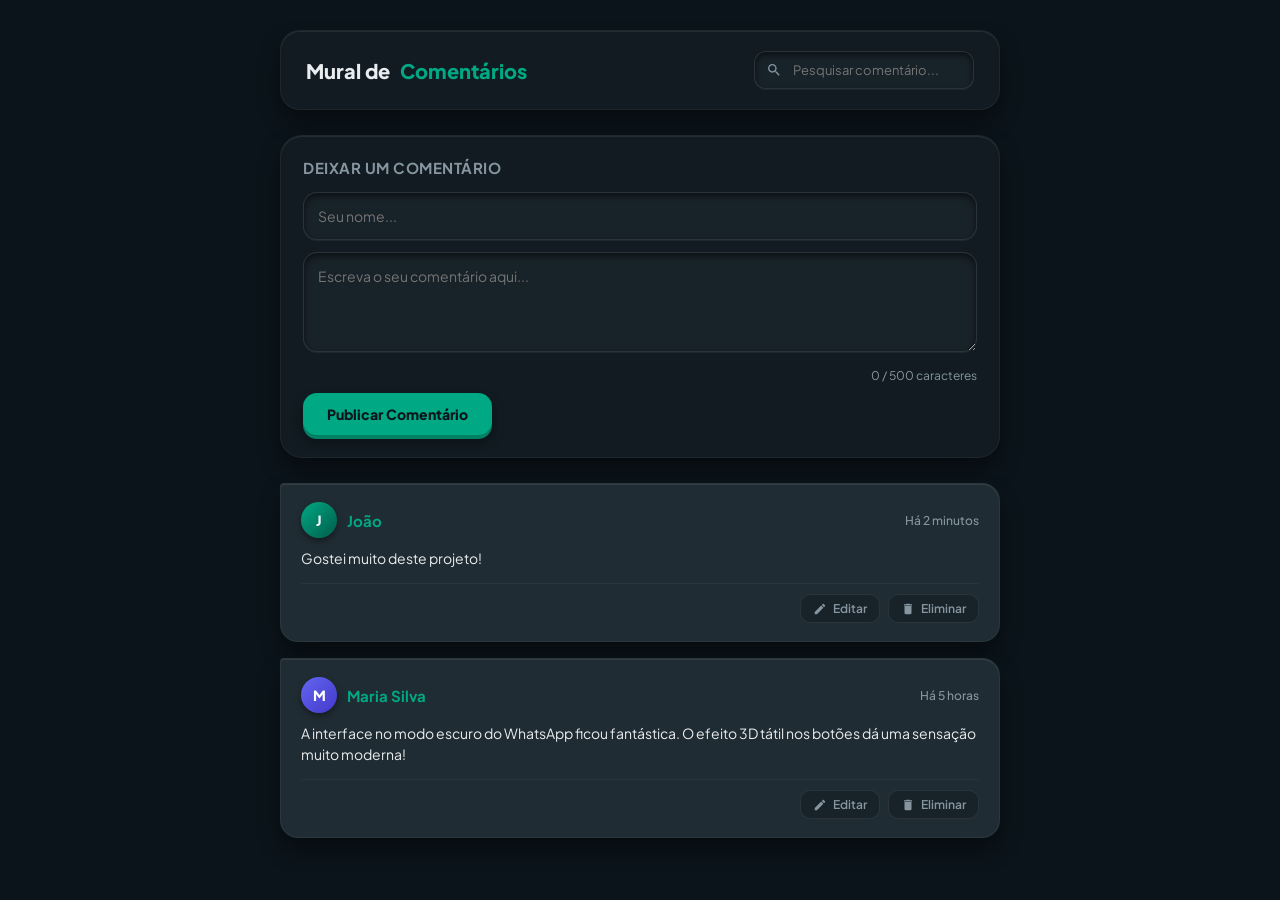
<file: dia-059-sistema-de-comentario/index.html>
<!DOCTYPE html>
<html lang="pt-BR">
<head>
    <meta charset="UTF-8">
    <meta name="viewport" content="width=device-width, initial-scale=1.0">
    <title>Sistema de Comentários | WhatsApp Dark 3D</title>
    <!-- Fonte Geométrica Moderna -->
    <link rel="preconnect" href="https://fonts.googleapis.com">
    <link rel="preconnect" href="https://fonts.gstatic.com" crossorigin>
    <link href="https://fonts.googleapis.com/css2?family=Plus+Jakarta+Sans:wght@400;500;600;700;800&display=swap" rel="stylesheet">
    <link rel="stylesheet" href="assets/style.css">
    
</head>
<body>

    <div class="app-container">

    
        <header class="header">
            <h1>Mural de <span>Comentários</span></h1>
            
           
            <div class="search-box">
                <form action="index.php" method="GET">
                    <svg class="search-icon" viewBox="0 0 24 24"><path d="M15.5 14h-.79l-.28-.27C15.41 12.59 16 11.11 16 9.5 16 5.91 13.09 3 9.5 3S3 5.91 3 9.5 5.91 16 9.5 16c1.61 0 3.09-.59 4.23-1.57l.27.28v.79l5 4.99L20.49 19l-4.99-5zm-6 0C7.01 14 5 11.99 5 9.5S7.01 5 9.5 5 14 7.01 14 9.5 11.99 14 9.5 14z"/></svg>
                    <input type="text" name="pesquisa" placeholder="Pesquisar comentário...">
                </form>
            </div>
        </header>

      
        <section class="add-comment-card">
            <h3>Deixar um comentário</h3>
            
            <form action="comentario_adicionar.php" method="POST">
                
                <div class="form-group" style="margin-bottom: 12px;">
                    <input type="text" name="nome" required placeholder="Seu nome..." maxlength="60">
                </div>
                
              
                <div class="form-group">
                    <div class="textarea-wrapper">
                        <textarea name="comentario" id="novo-comentario" required placeholder="Escreva o seu comentário aqui..." maxlength="500"></textarea>
                    </div>
                    <div class="char-counter"><span id="counter-num">0</span> / 500 caracteres</div>
                </div>

               
                <button type="submit" class="btn-3d" style="margin-top: 10px;">
                    Publicar Comentário
                </button>
            </form>
        </section>

      
        <main class="comments-list">

            <!-- COMENTÁRIO ESTÁTICO 1 -->
            <article class="comment-bubble">
                <div class="comment-header">
                    <div class="user-info">
                        <div class="avatar">J</div>
                        <span class="user-name">João</span>
                    </div>
                   
                    <span class="comment-time">Há 2 minutos</span>
                </div>

                <p class="comment-text">Gostei muito deste projeto!</p>

                <div class="comment-actions">
                  
                    <button class="btn-action edit btn-open-edit" 
                            data-id="1" 
                            data-comentario="Gostei muito deste projeto!">
                        <svg viewBox="0 0 24 24"><path d="M3 17.25V21h3.75L17.81 9.94l-3.75-3.75L3 17.25zM20.71 7.04c.39-.39.39-1.02 0-1.41l-2.34-2.34c-.39-.39-1.02-.39-1.41 0l-1.83 1.83 3.75 3.75 1.83-1.83z"/></svg>
                        Editar
                    </button>

                    
                    <a href="comentario_eliminar.php?id=1" onclick="return confirm('Deseja eliminar este comentário?')" class="btn-action delete">
                        <svg viewBox="0 0 24 24"><path d="M6 19c0 1.1.9 2 2 2h8c1.1 0 2-.9 2-2V7H6v12zM19 4h-3.5l-1-1h-5l-1 1H5v2h14V4z"/></svg>
                        Eliminar
                    </a>
                </div>
            </article>

          
            <article class="comment-bubble">
                <div class="comment-header">
                    <div class="user-info">
                        <div class="avatar" style="background: linear-gradient(135deg, #6366f1, #4338ca);">M</div>
                        <span class="user-name">Maria Silva</span>
                    </div>
                    <span class="comment-time">Há 5 horas</span>
                </div>

                <p class="comment-text">A interface no modo escuro do WhatsApp ficou fantástica. O efeito 3D tátil nos botões dá uma sensação muito moderna!</p>

                <div class="comment-actions">
                    <button class="btn-action edit btn-open-edit" 
                            data-id="2" 
                            data-comentario="A interface no modo escuro do WhatsApp ficou fantástica. O efeito 3D tátil nos botões dá uma sensação muito moderna!">
                        <svg viewBox="0 0 24 24"><path d="M3 17.25V21h3.75L17.81 9.94l-3.75-3.75L3 17.25zM20.71 7.04c.39-.39.39-1.02 0-1.41l-2.34-2.34c-.39-.39-1.02-.39-1.41 0l-1.83 1.83 3.75 3.75 1.83-1.83z"/></svg>
                        Editar
                    </button>

                    <a href="comentario_eliminar.php?id=2" onclick="return confirm('Deseja eliminar este comentário?')" class="btn-action delete">
                        <svg viewBox="0 0 24 24"><path d="M6 19c0 1.1.9 2 2 2h8c1.1 0 2-.9 2-2V7H6v12zM19 4h-3.5l-1-1h-5l-1 1H5v2h14V4z"/></svg>
                        Eliminar
                    </a>
                </div>
            </article>

        </main>

    </div>

   
    <div class="modal-overlay" id="modal-editar">
        <div class="modal-card">
            <div class="modal-header">
                <h3>Editar Comentário</h3>
                <button class="close-btn close-modal">&times;</button>
            </div>
            
            <form action="comentario_editar.php" method="POST">
                
                <input type="hidden" id="edit-id" name="id">

                <div class="form-group">
                    <div class="textarea-wrapper">
                        <textarea id="edit-comentario" name="comentario" required maxlength="500" style="min-height: 120px;"></textarea>
                    </div>
                    <div class="char-counter"><span id="edit-counter-num">0</span> / 500 caracteres</div>
                </div>

                <div style="display: flex; justify-content: flex-end; gap: 10px; margin-top: 10px;">
                    <button type="button" class="btn-action close-modal" style="padding: 10px 18px;">Cancelar</button>
                    <button type="submit" class="btn-3d">Salvar Alterações</button>
                </div>
            </form>
        </div>
    </div>

    <script src="assets/script.js"></script>
</body>
</html>
</file>
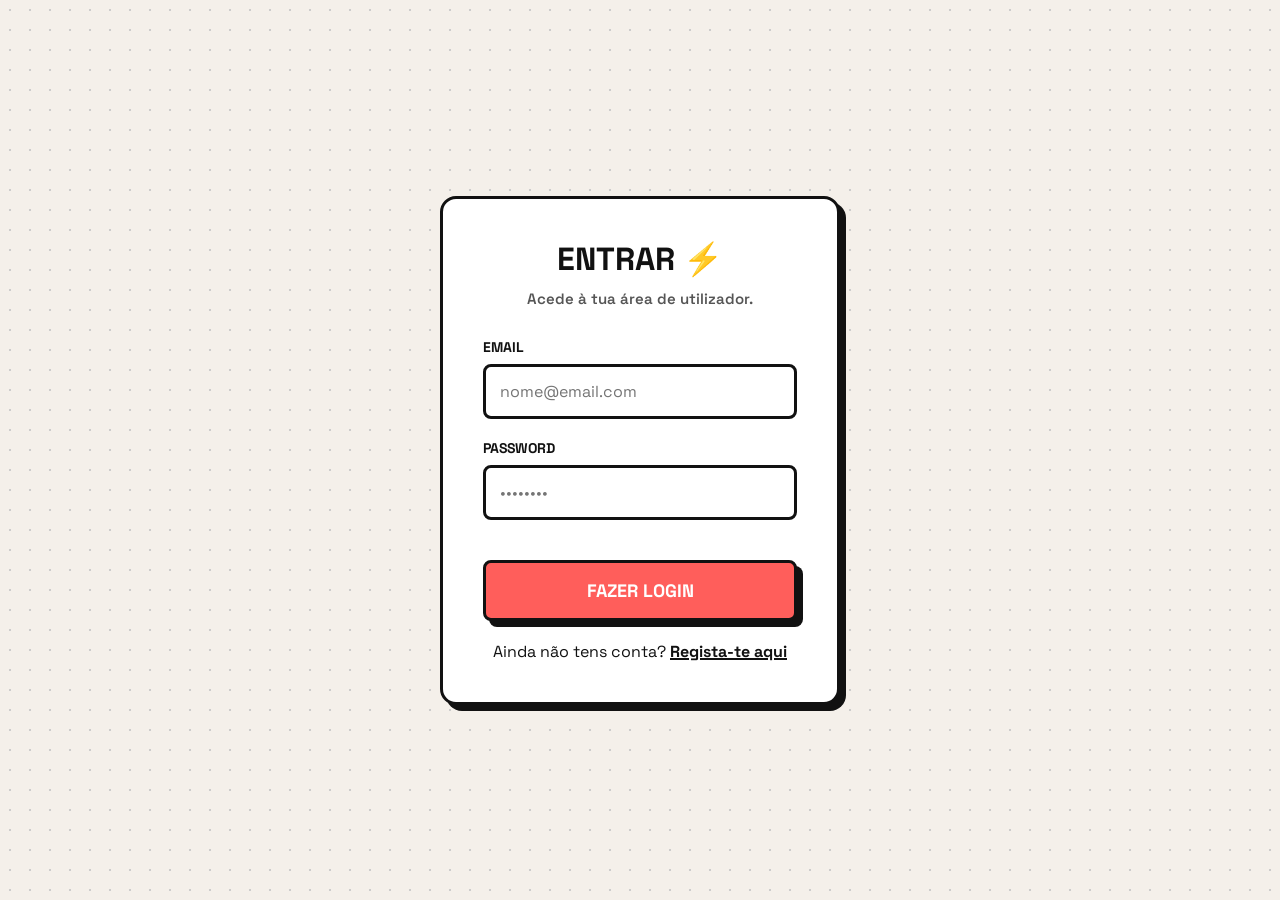
<file: dia-060-sistema-utilizadores-com-login-permissoes/auth/login.html>
<!doctype html>
<html lang="pt-BR">
  <head>
    <meta charset="UTF-8" />
    <meta name="viewport" content="width=device-width, initial-scale=1.0" />
    <title>Login | Sistema Cartoon</title>
    <!-- Importa o CSS Global da pasta assets -->
    <link rel="stylesheet" href="../assets/css/style.css" />
  </head>
  <body>
    <main class="auth-wrapper">

      <div class="card-cartoon" style="max-width: 400px">
        <div class="text-center">
          <h1 class="title-main">Entrar ⚡</h1>
          <p class="subtitle">Acede à tua área de utilizador.</p>
        </div>

        <!--  futura integração com PHP -->
        <form action="login.php" method="POST">
          <div class="form-group">
            <label for="email">Email</label>
            <input
              type="email"
              id="email"
              name="email"
              class="form-input"
              placeholder="nome@email.com"
              required
            />
          </div>

          <div class="form-group">
            <label for="password">Password</label>
            <input
              type="password"
              id="password"
              name="password"
              class="form-input"
              placeholder="••••••••"
              required
            />
          </div>

          <button type="submit" class="btn-cartoon mt-4">Fazer Login</button>
        </form>

        <div class="text-center mt-4">
          <p>
            Ainda não tens conta?
            <a href="registro.html" class="text-link">Regista-te aqui</a>
          </p>
        </div>
      </div>
    </main>
  </body>
</html>
</file>
<file: dia-059-sistema-de-comentario/assets/style.css>
:root {
    --bg-main: #0b141a;
    --bg-card: #111b21;
    --bg-bubble: #202c33;
    --bg-input: #182229;

    --text-primary: #e9edef;
    --text-secondary: #8696a0;

    --wa-green: #00a884;
    --wa-green-hover: #06cf9c;
    --wa-green-dark: #008065;
    --danger: #ea4335;
    --danger-dark: #b3261e;

    /* Sombras 3D Táteis */
    --shadow-3d-card:
        0 12px 24px -6px rgba(0, 0, 0, 0.6),
        inset 0 1px 0 rgba(255, 255, 255, 0.08);

    --shadow-3d-btn:
        0 4px 0 var(--wa-green-dark),
        0 6px 12px rgba(0, 0, 0, 0.4);

    --shadow-3d-btn-danger:
        0 4px 0 var(--danger-dark),
        0 6px 12px rgba(0, 0, 0, 0.4);

    --shadow-3d-input:
        inset 0 3px 6px rgba(0, 0, 0, 0.5),
        0 1px 0 rgba(255, 255, 255, 0.05);
}

* {
    box-sizing: border-box;
    margin: 0;
    padding: 0;
    font-family: 'Plus Jakarta Sans', -apple-system, sans-serif;
}

body {
    background-color: var(--bg-main);
    color: var(--text-primary);
    padding: 30px 15px;
    min-height: 100vh;
    display: flex;
    justify-content: center;
}

.app-container {
    width: 100%;
    max-width: 720px;
    display: flex;
    flex-direction: column;
    gap: 25px;
}

/*Header */
.header {
    background: var(--bg-card);
    border: 1px solid rgba(255, 255, 255, 0.05);
    padding: 20px 25px;
    border-radius: 20px;
    box-shadow: var(--shadow-3d-card);
    display: flex;
    justify-content: space-between;
    align-items: center;
    flex-wrap: wrap;
    gap: 15px;
}

.header h1 {
    font-size: 20px;
    font-weight: 800;
    color: var(--text-primary);
    display: flex;
    align-items: center;
    gap: 10px;
}

.header h1 span {
    color: var(--wa-green);
}


.search-box form {
    position: relative;
}

.search-box input {
    background: var(--bg-input);
    border: 1px solid rgba(255, 255, 255, 0.08);
    color: var(--text-primary);
    padding: 10px 16px 10px 38px;
    border-radius: 12px;
    outline: none;
    font-size: 13px;
    width: 220px;
    box-shadow: var(--shadow-3d-input);
    transition: all 0.2s;
}

.search-box input:focus {
    border-color: var(--wa-green);
}

.search-icon {
    position: absolute;
    left: 12px;
    top: 50%;
    transform: translateY(-50%);
    width: 16px;
    height: 16px;
    fill: var(--text-secondary);
}

/* Card  */
.add-comment-card {
    background: var(--bg-card);
    border: 1px solid rgba(255, 255, 255, 0.05);
    padding: 22px;
    border-radius: 22px;
    box-shadow: var(--shadow-3d-card);
    display: flex;
    flex-direction: column;
    gap: 15px;
}

.add-comment-card h3 {
    font-size: 15px;
    font-weight: 700;
    color: var(--text-secondary);
    text-transform: uppercase;
    letter-spacing: 0.5px;
}

.form-group {
    display: flex;
    flex-direction: column;
    gap: 8px;
}

.form-group input,
.form-group textarea {
    background: var(--bg-input);
    border: 1px solid rgba(255, 255, 255, 0.08);
    color: var(--text-primary);
    padding: 14px;
    border-radius: 14px;
    outline: none;
    font-size: 14px;
    box-shadow: var(--shadow-3d-input);
    transition: border-color 0.2s;
}

.form-group input:focus,
.form-group textarea:focus {
    border-color: var(--wa-green);
}

.textarea-wrapper {
    position: relative;
}

.textarea-wrapper textarea {
    width: 100%;
    resize: vertical;
    min-height: 100px;
}


.char-counter {
    font-size: 12px;
    color: var(--text-secondary);
    text-align: right;
    margin-top: 4px;
}

/* Botão 3D Tátil */
.btn-3d {
    background: var(--wa-green);
    color: #0b141a;
    border: none;
    padding: 12px 24px;
    border-radius: 14px;
    font-weight: 800;
    font-size: 14px;
    cursor: pointer;
    box-shadow: var(--shadow-3d-btn);
    transition: all 0.1s ease;
    display: inline-flex;
    align-items: center;
    justify-content: center;
    gap: 8px;
    align-self: flex-end;
    text-decoration: none;
}

.btn-3d:hover {
    background: var(--wa-green-hover);
}

.btn-3d:active {
    transform: translateY(3px);
    box-shadow: 0 1px 0 var(--wa-green-dark), 0 2px 4px rgba(0, 0, 0, 0.4);
}


.comments-list {
    display: flex;
    flex-direction: column;
    gap: 16px;
}


.comment-bubble {
    background: var(--bg-bubble);
    border: 1px solid rgba(255, 255, 255, 0.05);
    padding: 18px 20px;
    border-radius: 18px;
    border-top-left-radius: 4px;
    /* Efeito balão de conversa */
    box-shadow: var(--shadow-3d-card);
    display: flex;
    flex-direction: column;
    gap: 10px;
    position: relative;
}

.comment-header {
    display: flex;
    justify-content: space-between;
    align-items: center;
}

.user-info {
    display: flex;
    align-items: center;
    gap: 10px;
}


.avatar {
    width: 36px;
    height: 36px;
    border-radius: 50%;
    background: linear-gradient(135deg, var(--wa-green), #005c4b);
    color: #fff;
    display: flex;
    align-items: center;
    justify-content: center;
    font-weight: 800;
    font-size: 14px;
    box-shadow: 0 3px 6px rgba(0, 0, 0, 0.4);
}

.user-name {
    font-weight: 700;
    font-size: 15px;
    color: var(--wa-green);
}


.comment-time {
    font-size: 12px;
    color: var(--text-secondary);
    font-weight: 500;
}

.comment-text {
    font-size: 14px;
    line-height: 1.5;
    color: var(--text-primary);
    white-space: pre-line;
    word-break: break-word;
}

.comment-actions {
    display: flex;
    justify-content: flex-end;
    gap: 8px;
    margin-top: 4px;
    border-top: 1px solid rgba(255, 255, 255, 0.04);
    padding-top: 10px;
}

.btn-action {
    background: var(--bg-input);
    border: 1px solid rgba(255, 255, 255, 0.08);
    color: var(--text-secondary);
    padding: 6px 12px;
    border-radius: 10px;
    font-size: 12px;
    font-weight: 600;
    cursor: pointer;
    display: flex;
    align-items: center;
    gap: 6px;
    transition: all 0.2s;
    text-decoration: none;
}

.btn-action svg {
    width: 14px;
    height: 14px;
    fill: currentColor;
}

.btn-action.edit:hover {
    color: var(--wa-green);
    border-color: var(--wa-green);
}

.btn-action.delete:hover {
    color: var(--danger);
    border-color: var(--danger);
}


.modal-overlay {
    position: fixed;
    top: 0;
    left: 0;
    right: 0;
    bottom: 0;
    background: rgba(0, 0, 0, 0.75);
    backdrop-filter: blur(6px);
    display: flex;
    justify-content: center;
    align-items: center;
    opacity: 0;
    pointer-events: none;
    transition: opacity 0.2s ease;
    z-index: 100;
    padding: 20px;
}

.modal-overlay.active {
    opacity: 1;
    pointer-events: auto;
}

.modal-card {
    background: var(--bg-card);
    border: 1px solid rgba(255, 255, 255, 0.08);
    padding: 25px;
    border-radius: 24px;
    box-shadow: var(--shadow-3d-card);
    width: 100%;
    max-width: 500px;
    display: flex;
    flex-direction: column;
    gap: 18px;
}

.modal-header {
    display: flex;
    justify-content: space-between;
    align-items: center;
}

.modal-header h3 {
    font-size: 16px;
    color: var(--text-primary);
    font-weight: 700;
}

.close-btn {
    background: none;
    border: none;
    font-size: 22px;
    cursor: pointer;
    color: var(--text-secondary);
}
</file>
<file: dia-060-sistema-utilizadores-com-login-permissoes/assets/css/style.css>
/* CSS GLOBAL
   assets/css/style.css
   SISTEMA DE UTILIZADORES - ESTILO NEOBRUTALISMO / CARTOON
  */


@import url('https://fonts.googleapis.com/css2?family=Space+Grotesk:wght@400;600;700&display=swap');


:root {
    /* Cores Base */
    --bg-color: #f4f0ea;
    /* Cor de papel reciclado muito clara */
    --card-bg: #ffffff;
    --text-main: #111111;
    --text-muted: #555555;

    /* Cores de Ação */
    --primary: #ff5e5b;
    --secondary: #ffed66;
    --accent: #00cecb; 
    --success: #06d6a0;
  

    /* Bordas e Sombras (O segredo do estilo Cartoon) */
    --border-thick: 3px solid var(--text-main);
    --shadow-solid: 6px 6px 0px var(--text-main);
    --shadow-small: 4px 4px 0px var(--text-main);
}

/* RESET  */
* {
    box-sizing: border-box;
    margin: 0;
    padding: 0;
    font-family: 'Space Grotesk', sans-serif;
}

body {
    background-color: var(--bg-color);
    background-image: radial-gradient(#ccc 1px, transparent 1px);
    background-size: 20px 20px;
    /* Padrão de pontinhos */
    color: var(--text-main);
    min-height: 100vh;
    display: flex;
    flex-direction: column;
}

/* 4. LAYOUTS ESPECÍFICOS (AUTENTICAÇÃO) */
.auth-wrapper {
    display: flex;
    justify-content: center;
    align-items: center;
    flex: 1;
    padding: 20px;
}

/* 5. COMPONENTES REUTILIZÁVEIS */

/* Cartão Base */
.card-cartoon {
    background-color: var(--card-bg);
    border: var(--border-thick);
    border-radius: 16px;
    padding: 40px;
    width: 100%;
    box-shadow: var(--shadow-solid);
}

/* Tipografia */
.text-center {
    text-align: center;
}

.title-main {
    font-size: 32px;
    font-weight: 700;
    margin-bottom: 10px;
    text-transform: uppercase;
}

.subtitle {
    font-size: 15px;
    margin-bottom: 30px;
    font-weight: 600;
    color: var(--text-muted);
}

.text-link {
    color: var(--text-main);
    font-weight: 700;
    text-decoration: underline;
    text-decoration-thickness: 2px;
    transition: color 0.2s;
}

.text-link:hover {
    color: var(--primary);
}

/* Formulários */
.form-group {
    display: flex;
    flex-direction: column;
    text-align: left;
    margin-bottom: 20px;
}

.form-group label {
    font-weight: 700;
    margin-bottom: 8px;
    font-size: 14px;
    text-transform: uppercase;
}

.form-input {
    padding: 14px;
    border: var(--border-thick);
    border-radius: 8px;
    font-size: 16px;
    outline: none;
    transition: all 0.2s;
    background-color: #fff;
    width: 100%;
}

.form-input:focus {
    background-color: #e6fcfb;
    /* Fundo ciano claro */
    box-shadow: 3px 3px 0px var(--accent);
    transform: translate(-2px, -2px);
}

/* Botões */
.btn-cartoon {
    display: inline-block;
    width: 100%;
    padding: 16px;
    background-color: var(--primary);
    color: #fff;
    font-size: 18px;
    font-weight: 700;
    border: var(--border-thick);
    border-radius: 8px;
    cursor: pointer;
    box-shadow: var(--shadow-solid);
    transition: all 0.1s ease-in-out;
    text-transform: uppercase;
    text-align: center;
    text-decoration: none;
}

.btn-cartoon.btn-accent {
    background-color: var(--accent);
    color: var(--text-main);
}

.btn-cartoon.btn-success {
    background-color: var(--success);
    color: var(--text-main);
}

/* Efeito Tátil ao Pressionar */
.btn-cartoon:active {
    transform: translate(6px, 6px);
    box-shadow: 0px 0px 0px var(--text-main);
}

/* Utilitários */
.mt-4 {
    margin-top: 20px;
}
</file>
